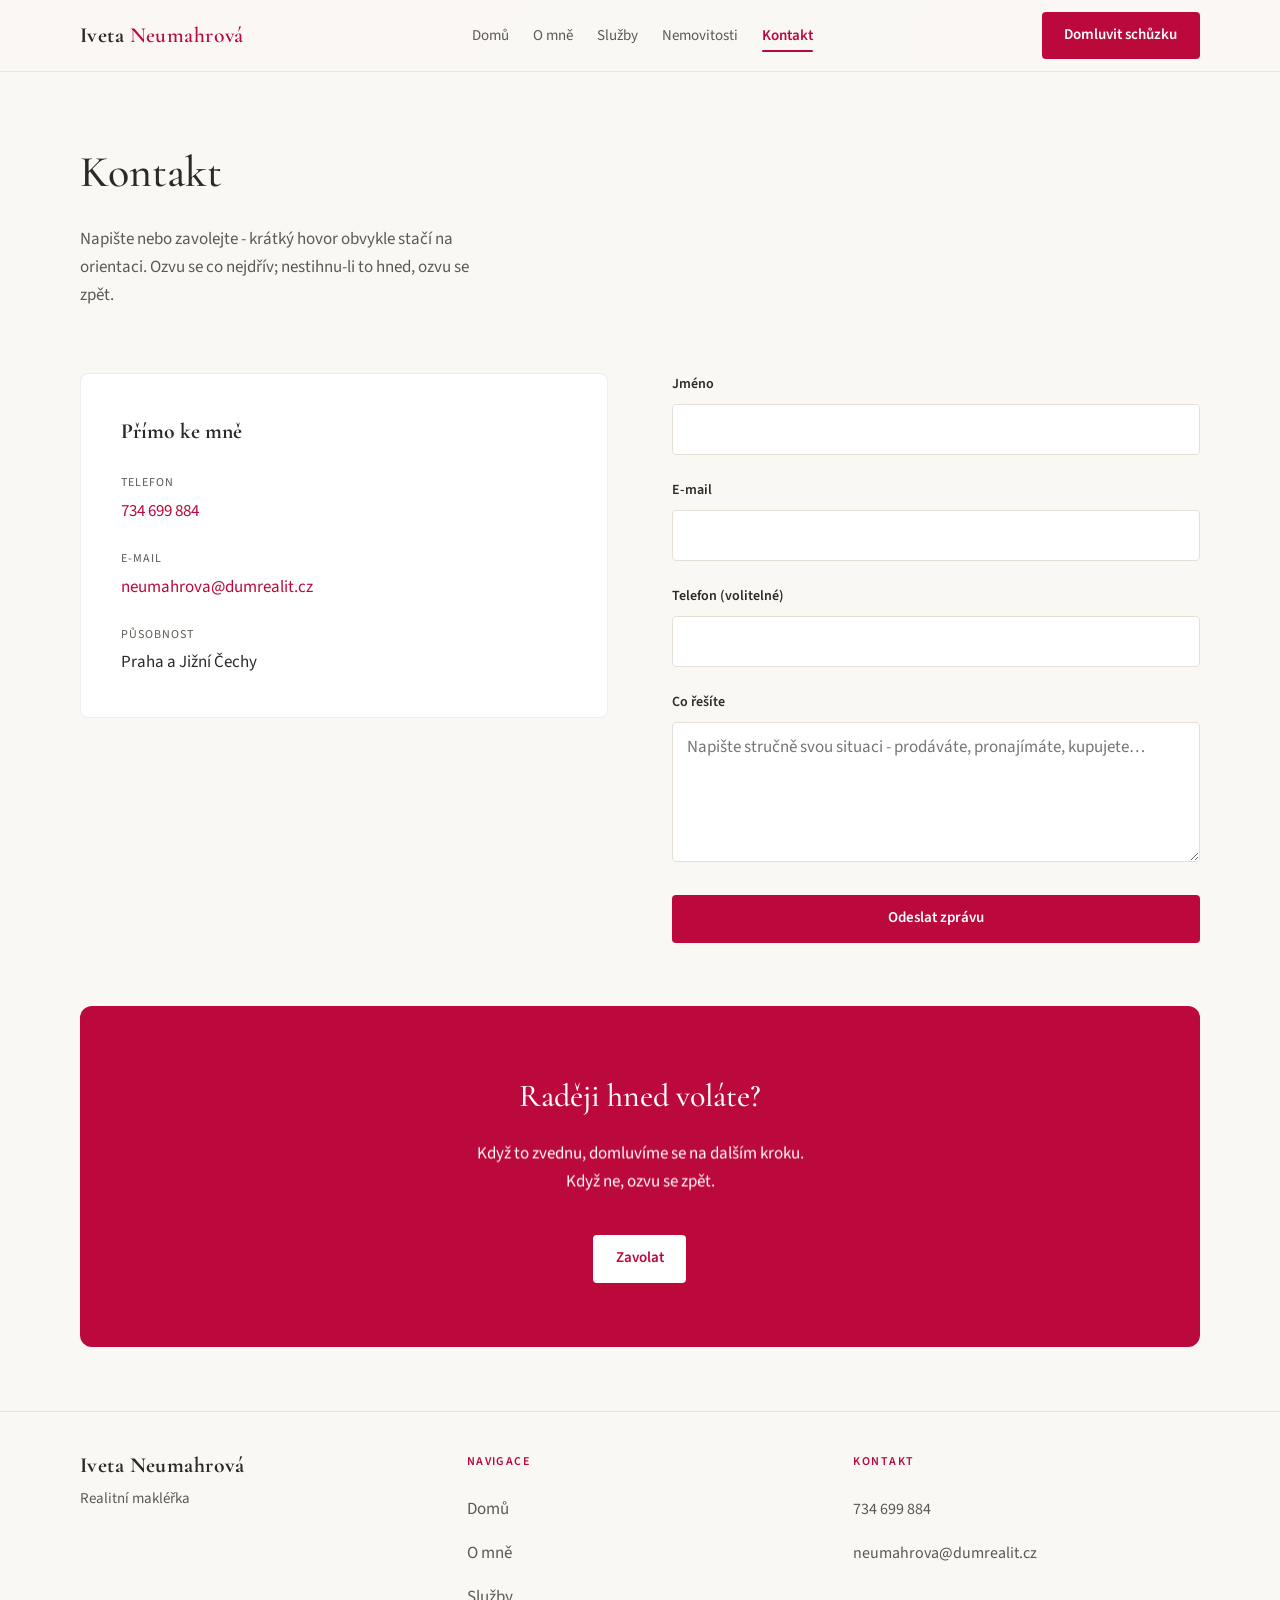
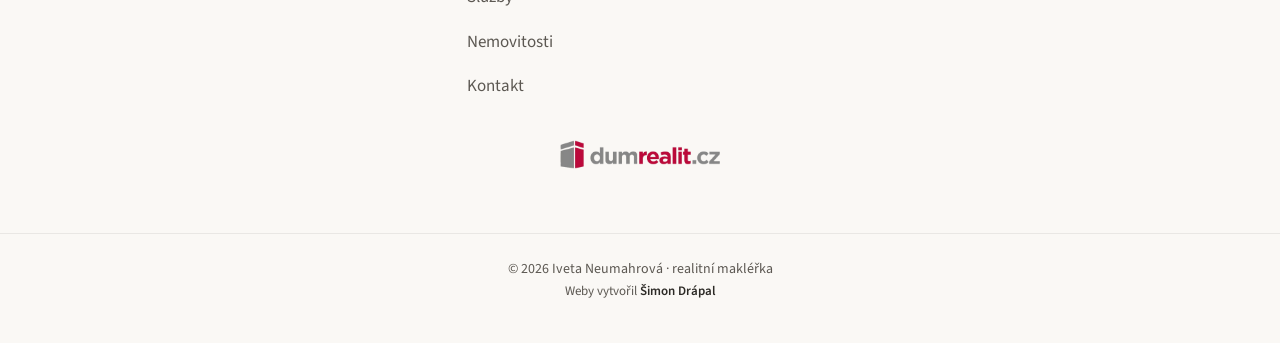
<file: kontakt.html>
<!DOCTYPE html>
<html lang="cs">
  <head>
    <meta charset="UTF-8" />
    <meta name="viewport" content="width=device-width, initial-scale=1" />
    <meta name="description" content="Kontakt - domluvte si konzultaci s Ivetou Neumahrovou." />
    <title>Kontakt · Iveta Neumahrová</title>
    <link rel="preconnect" href="https://fonts.googleapis.com" />
    <link rel="preconnect" href="https://fonts.gstatic.com" crossorigin />
    <link
      href="https://fonts.googleapis.com/css2?family=Cormorant+Garamond:ital,wght@0,400;0,500;0,600;1,400&family=Source+Sans+3:wght@400;500;600&display=swap"
      rel="stylesheet"
    />
    <link rel="stylesheet" href="css/reset.css" />
    <link rel="stylesheet" href="css/main.css" />
  </head>
  <body>
    <a class="skip-link" href="#main">Přeskočit na obsah</a>
    <div data-partial="header"></div>

    <main id="main">
      <section class="section">
        <div class="container">
          <header class="page-header">
            <h1>Kontakt</h1>
            <p>
              Napište nebo zavolejte - krátký hovor obvykle stačí na orientaci. Ozvu se co nejdřív;
              nestihnu-li to hned, ozvu se zpět.
            </p>
          </header>

          <div class="contact-grid" style="margin-top: var(--space-lg)">
            <aside class="contact-info" aria-labelledby="contact-direct">
              <h2 id="contact-direct">Přímo ke mně</h2>
              <dl>
                <dt>Telefon</dt>
                <dd><a href="tel:+420734699884">734 699 884</a></dd>
                <dt>E-mail</dt>
                <dd><a href="mailto:neumahrova@dumrealit.cz">neumahrova@dumrealit.cz</a></dd>
                <dt>Působnost</dt>
                <dd>Praha a Jižní Čechy</dd>
              </dl>
            </aside>

            <div>
              <form id="contact-form" class="form" novalidate>
                <div>
                  <label for="jmeno">Jméno</label>
                  <input id="jmeno" name="jmeno" type="text" autocomplete="name" required />
                </div>
                <div>
                  <label for="email">E-mail</label>
                  <input id="email" name="email" type="email" autocomplete="email" required />
                </div>
                <div>
                  <label for="telefon">Telefon (volitelné)</label>
                  <input id="telefon" name="telefon" type="tel" autocomplete="tel" />
                </div>
                <div>
                  <label for="zprava">Co řešíte</label>
                  <textarea id="zprava" name="zprava" placeholder="Napište stručně svou situaci - prodáváte, pronajímáte, kupujete…"></textarea>
                </div>
                <button type="submit" class="btn btn--primary">Odeslat zprávu</button>
                <p class="form-status" role="status" aria-live="polite"></p>
              </form>
            </div>
          </div>

          <div class="cta-band" style="margin-top: var(--space-xl)">
            <h2>Raději hned voláte?</h2>
            <p>Když to zvednu, domluvíme se na dalším kroku. Když ne, ozvu se zpět.</p>
            <a class="btn btn--primary" href="tel:+420734699884">Zavolat</a>
          </div>
        </div>
      </section>
    </main>

    <div data-partial="footer"></div>
    <script type="module" src="js/pages/contact.js"></script>
  </body>
</html>
</file>
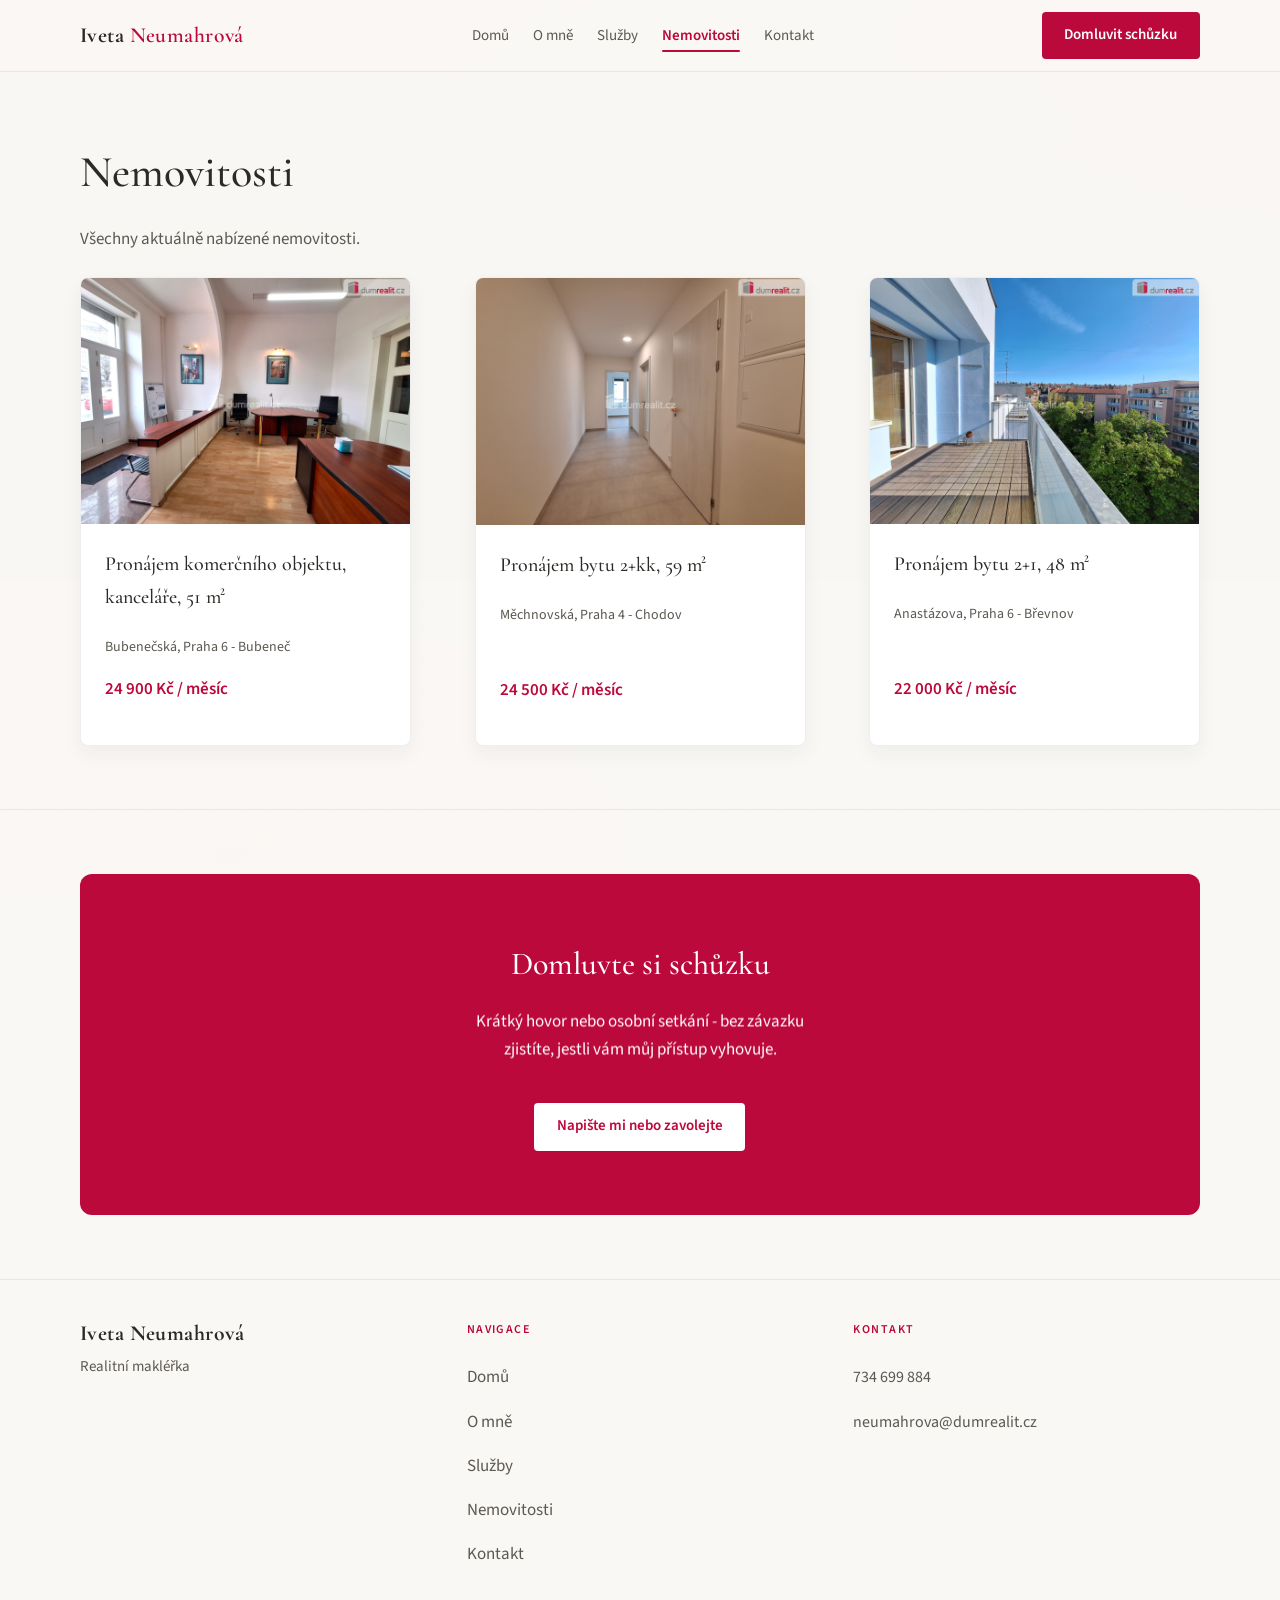
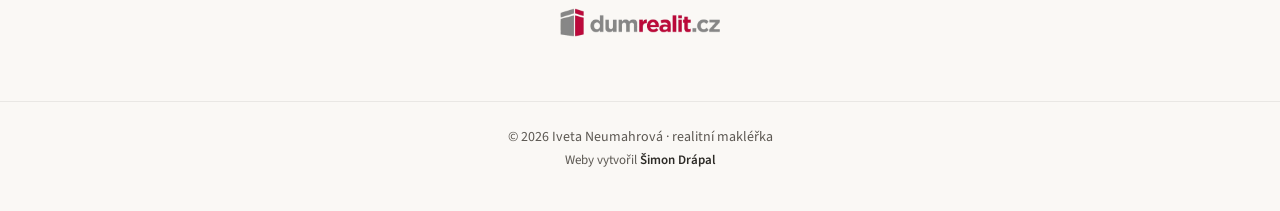
<file: nabidka.html>
<!DOCTYPE html>
<html lang="cs">
  <head>
    <meta charset="UTF-8" />
    <meta name="viewport" content="width=device-width, initial-scale=1" />
    <meta name="description" content="Všechny aktuálně nabízené nemovitosti – Iveta Neumahrová, osobní realitní makléřka." />
    <title>Nemovitosti · Iveta Neumahrová</title>
    <link rel="preconnect" href="https://fonts.googleapis.com" />
    <link rel="preconnect" href="https://fonts.gstatic.com" crossorigin />
    <link
      href="https://fonts.googleapis.com/css2?family=Cormorant+Garamond:ital,wght@0,400;0,500;0,600;1,400&family=Source+Sans+3:wght@400;500;600&display=swap"
      rel="stylesheet"
    />
    <link rel="stylesheet" href="css/reset.css" />
    <link rel="stylesheet" href="css/main.css" />
  </head>
  <body>
    <a class="skip-link" href="#main">Přeskočit na obsah</a>
    <div data-partial="header"></div>

    <main id="main" class="page-listings">
      <section class="section page-listings__list" aria-labelledby="listings-page-title">
        <div class="container">
          <header class="page-header">
            <h1 id="listings-page-title">Nemovitosti</h1>
            <p>Všechny aktuálně nabízené nemovitosti.</p>
          </header>

          <div data-property-detail hidden></div>
          <div data-properties-list></div>
        </div>
      </section>

      <section class="section page-listings__cta" aria-labelledby="listing-cta-title">
        <div class="container">
          <div class="cta-band">
            <h2 id="listing-cta-title">Domluvte si schůzku</h2>
            <p>
              Krátký hovor nebo osobní setkání - bez závazku zjistíte, jestli vám můj přístup vyhovuje.
            </p>
            <a class="btn btn--primary" href="kontakt.html">Napište mi nebo zavolejte</a>
          </div>
        </div>
      </section>
    </main>

    <div data-partial="footer"></div>
    <script type="module" src="js/pages/listings.js"></script>
  </body>
</html>
</file>
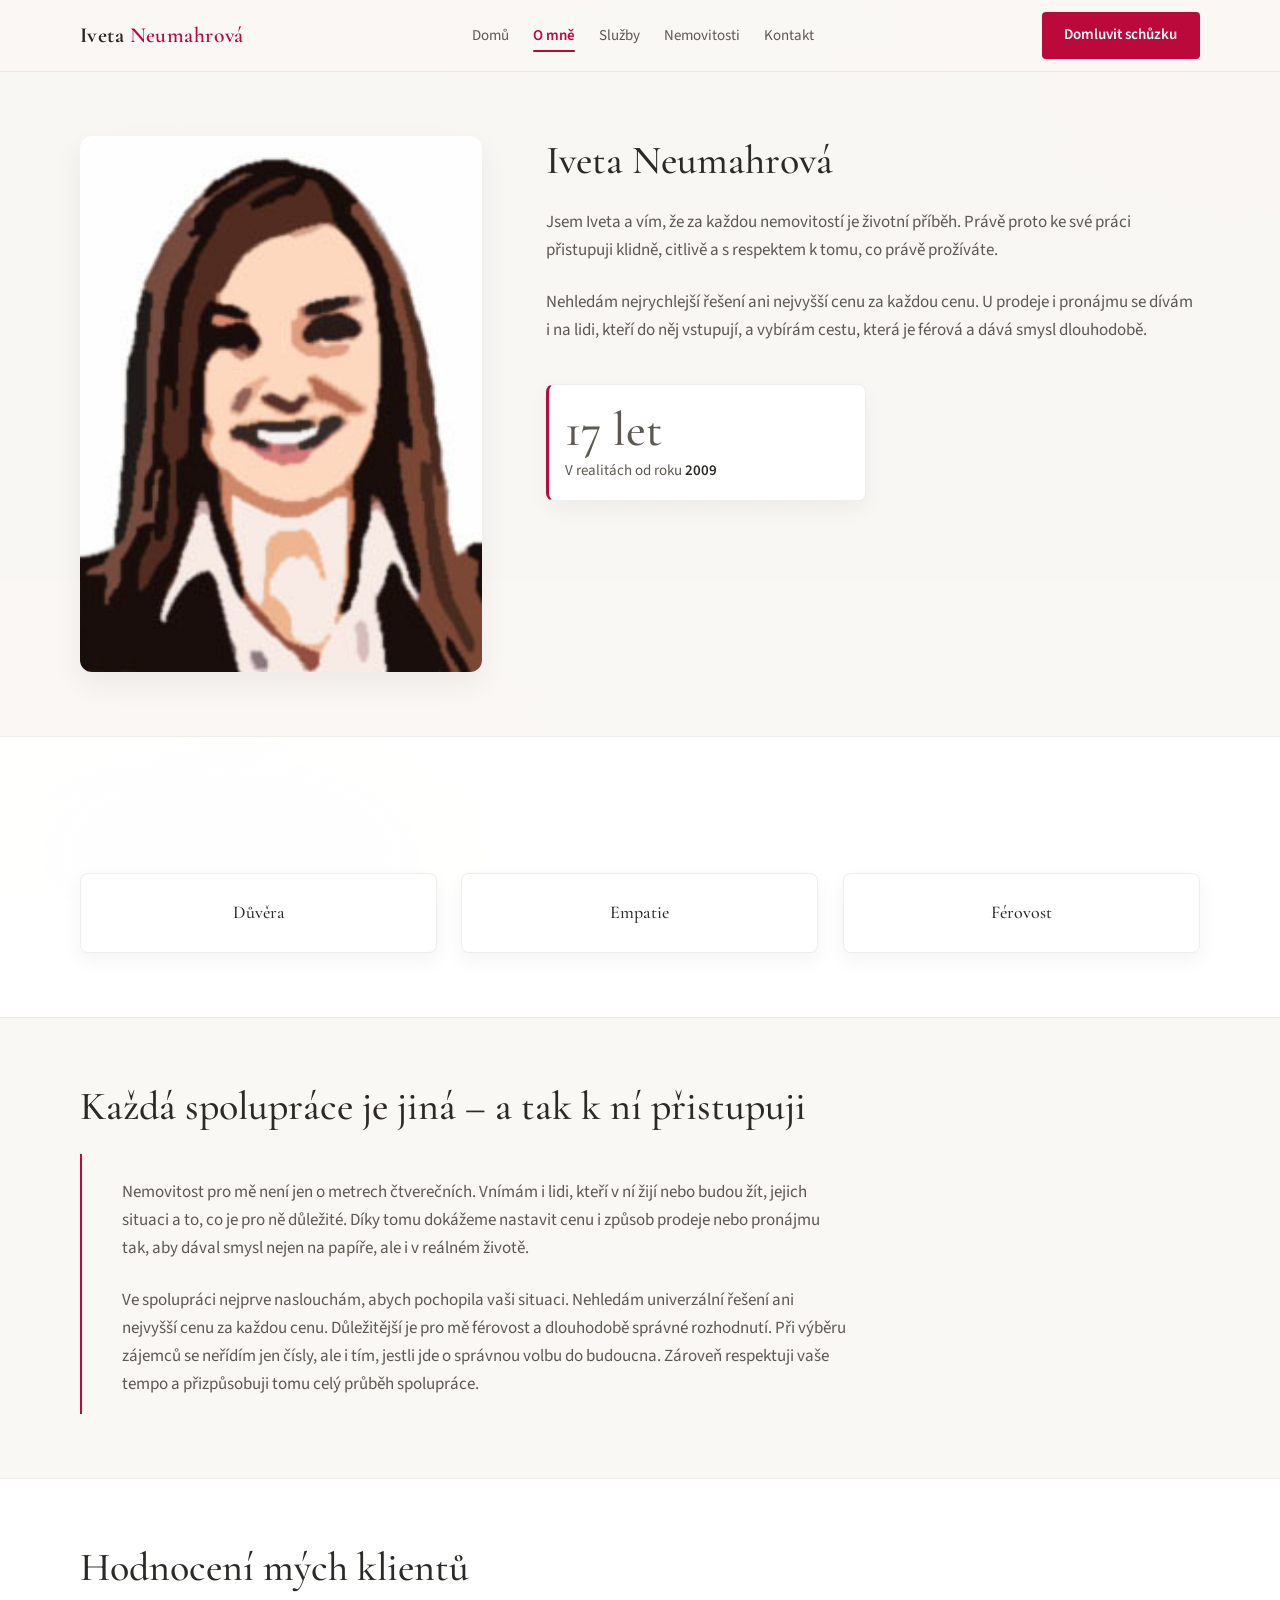
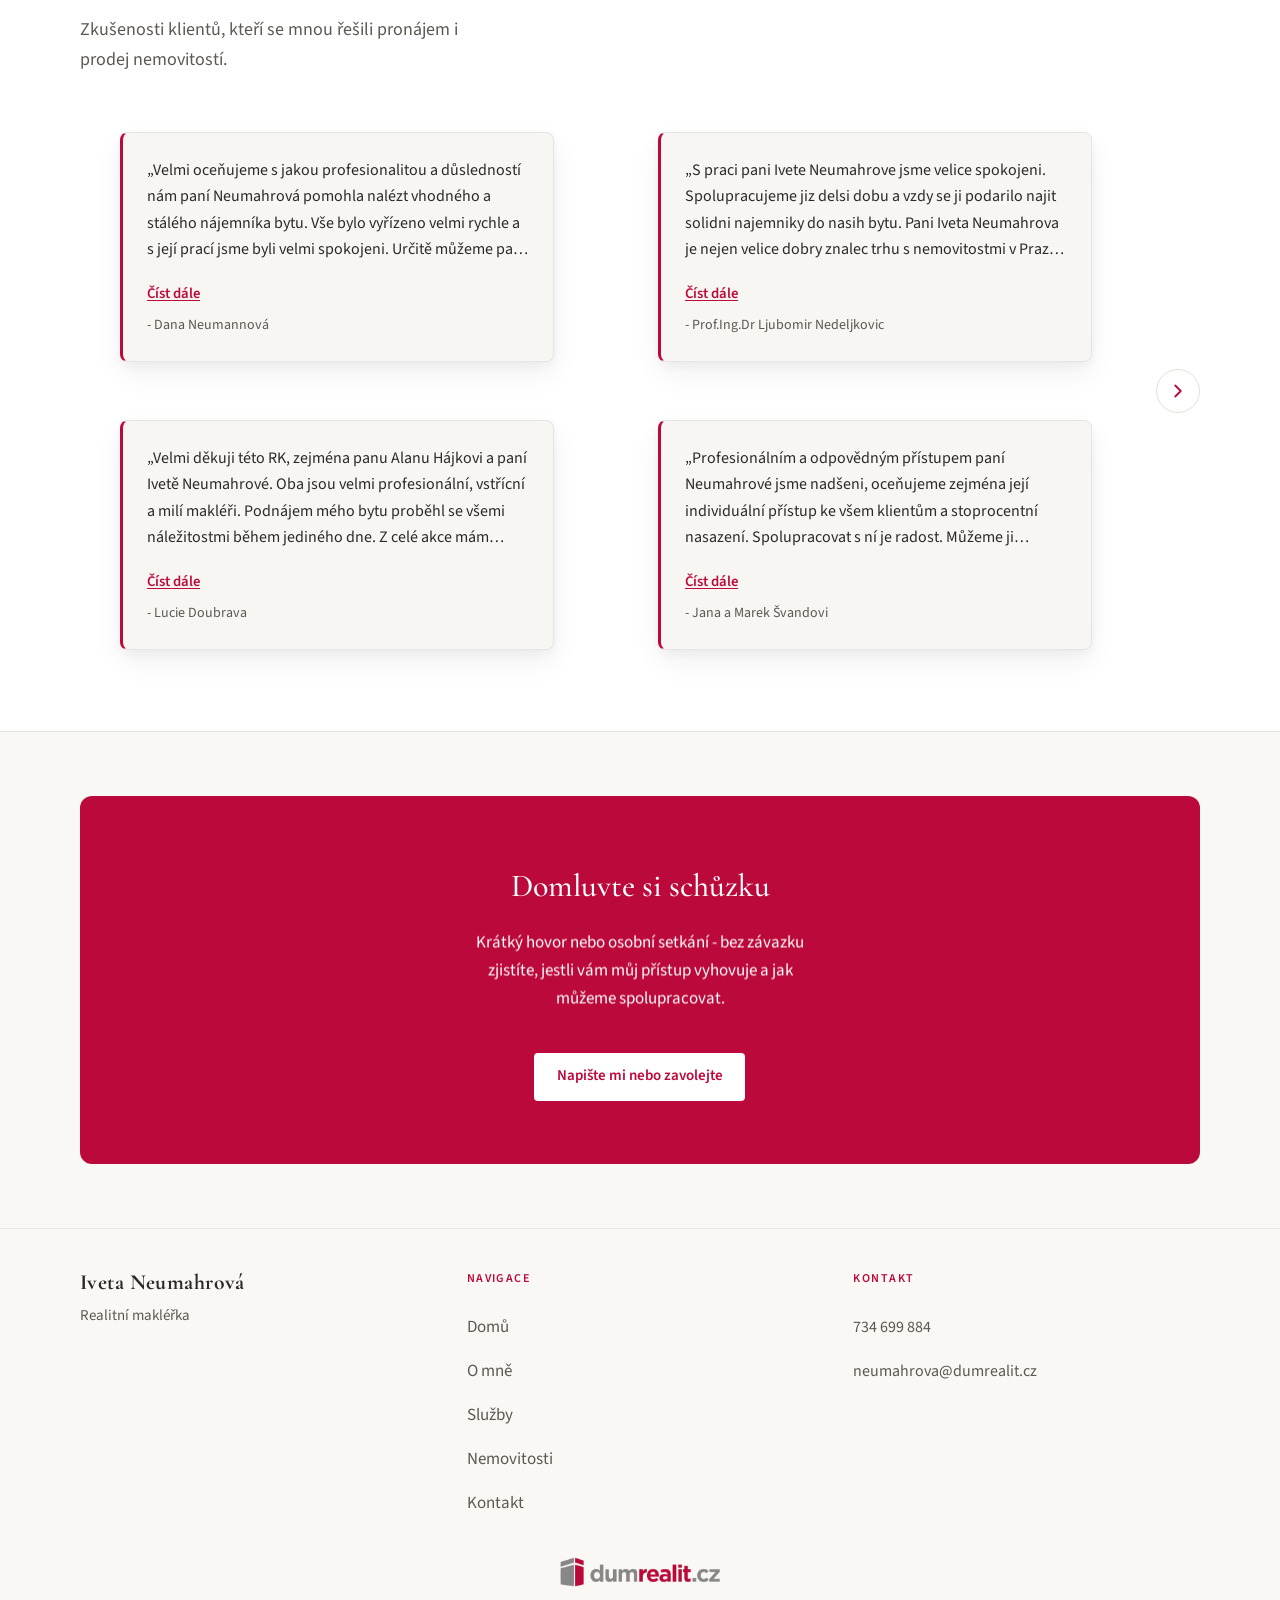
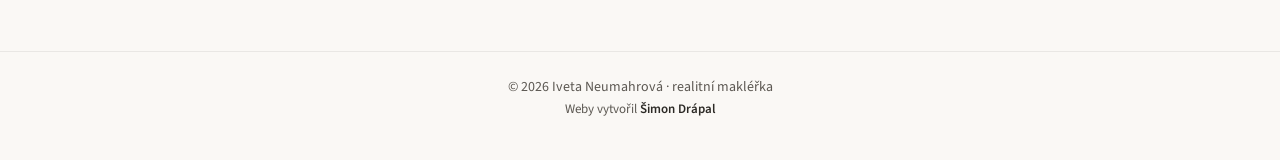
<file: o-mne.html>
<!DOCTYPE html>
<html lang="cs">
  <head>
    <meta charset="UTF-8" />
    <meta name="viewport" content="width=device-width, initial-scale=1" />
    <meta name="description" content="Iveta Neumahrová - přístup k prodeji a pronájmu, zkušenost a spolupráce s majiteli." />
    <title>O mně · Iveta Neumahrová</title>
    <link rel="preconnect" href="https://fonts.googleapis.com" />
    <link rel="preconnect" href="https://fonts.gstatic.com" crossorigin />
    <link
      href="https://fonts.googleapis.com/css2?family=Cormorant+Garamond:ital,wght@0,400;0,500;0,600;1,400&family=Source+Sans+3:wght@400;500;600&display=swap"
      rel="stylesheet"
    />
    <link rel="stylesheet" href="css/reset.css" />
    <link rel="stylesheet" href="css/main.css" />
  </head>
  <body>
    <a class="skip-link" href="#main">Přeskočit na obsah</a>
    <div data-partial="header"></div>

    <main id="main" class="page-about">
      <section class="section">
        <div class="container about-layout">
          <div class="about-col">
            <div class="about-photo">
              <img
                src="images/photo.jpg"
                alt=""
                width="560"
                height="747"
              />
            </div>
          </div>
          <div class="prose">
            <h1 class="section__title" style="margin-bottom: var(--space-md)">Iveta Neumahrová</h1>
            <p>
              Jsem Iveta a vím, že za každou nemovitostí je životní příběh. Právě proto ke své práci
              přistupuji klidně, citlivě a s respektem k tomu, co právě prožíváte.
            </p>
            <p>
              Nehledám nejrychlejší řešení ani nejvyšší cenu za každou cenu. U prodeje i pronájmu
              se dívám i na lidi, kteří do něj vstupují, a vybírám cestu, která je férová a dává
              smysl dlouhodobě.
            </p>
            <aside
              class="about-stat about-stat--in-intro"
              data-career-start="2009"
              role="note"
              aria-label="Zkušenost v realitním oboru"
            >
              <p class="about-stat__figure" data-career-output></p>
              <p class="about-stat__since">V realitách od roku <strong data-career-year></strong></p>
            </aside>
          </div>
        </div>
      </section>

      <section class="section" aria-labelledby="values-title">
        <div class="about-values-wrap container">
          <h2 id="values-title" class="section__title">Na čem mi záleží</h2>
          <ul class="about-values">
            <li class="about-values__item">Důvěra</li>
            <li class="about-values__item">Empatie</li>
            <li class="about-values__item">Férovost</li>
          </ul>
        </div>
      </section>

      <section class="section" aria-labelledby="about-approach-title">
        <div class="container">
          <div class="about-statement">
            <h2 id="about-approach-title" class="section__title">Každá spolupráce je jiná – a tak k ní přistupuji</h2>
            <div class="prose about-statement__text">
              <p>
                Nemovitost pro mě není jen o metrech čtverečních. Vnímám i lidi, kteří v ní žijí nebo budou
                žít, jejich situaci a to, co je pro ně důležité. Díky tomu dokážeme nastavit cenu i způsob
                prodeje nebo pronájmu tak, aby dával smysl nejen na papíře, ale i v reálném životě.
              </p>
              <p>
                Ve spolupráci nejprve naslouchám, abych pochopila vaši situaci. Nehledám univerzální řešení
                ani nejvyšší cenu za každou cenu. Důležitější je pro mě férovost a dlouhodobě správné
                rozhodnutí. Při výběru zájemců se neřídím jen čísly, ale i tím, jestli jde o správnou volbu
                do budoucna. Zároveň respektuji vaše tempo a přizpůsobuji tomu celý průběh spolupráce.
              </p>
            </div>
          </div>
        </div>
      </section>

      <section class="section" aria-labelledby="refs-title">
        <div class="container">
          <div class="testimonial-head">
            <h2 id="refs-title" class="section__title">Hodnocení mých klientů</h2>
            <p class="section__lead">
              Zkušenosti klientů, kteří se mnou řešili pronájem i prodej nemovitostí.
            </p>
          </div>
          <div class="testimonial-row">
            <div class="testimonial-grid">
              <blockquote class="testimonial">
                <p>
                  „Velmi oceňujeme s jakou profesionalitou a důsledností nám paní Neumahrová pomohla
                  nalézt vhodného a stálého nájemníka bytu. Vše bylo vyřízeno velmi rychle a s její
                  prací jsme byli velmi spokojeni. Určitě můžeme paní s klidným svědomím doporučit.“
                </p>
                <footer>- Dana Neumannová</footer>
              </blockquote>
              <blockquote class="testimonial">
                <p>
                  „S praci pani Ivete Neumahrove jsme velice spokojeni. Spolupracujeme jiz delsi dobu
                  a vzdy se ji podarilo najit solidni najemniky do nasih bytu. Pani Iveta Neumahrova
                  je nejen velice dobry znalec trhu s nemovitostmi v Praze, ale i dobry odbornik v
                  ramci ekonomickych otazek. Sluzby pani Ivete Neumahrove vrele doporucujeme. Fa
                  Vasatrade s.r.o. Jednatel Prof.Ing.Dr Ljubomir Nedeljkovic“
                </p>
                <footer>- Prof.Ing.Dr Ljubomir Nedeljkovic</footer>
              </blockquote>
              <blockquote class="testimonial">
                <p>
                  „Velmi děkuji této RK, zejména panu Alanu Hájkovi a paní Ivetě Neumahrové. Oba jsou
                  velmi profesionální, vstřícní a milí makléři. Podnájem mého bytu proběhl se všemi
                  náležitostmi během jediného dne. Z celé akce mám zpětně velmi příjemný dojem.
                  Pomohli mi bez problémů připravit i podrobnou smlouvu o podnájmu. Tedy zkráceně -
                  jen doporučuji a dala bych za ně ruku do ohně. Těším se na další spolupráci!“
                </p>
                <footer>- Lucie Doubrava</footer>
              </blockquote>
              <blockquote class="testimonial">
                <p>
                  „Profesionálním a odpovědným přístupem paní Neumahrové jsme nadšeni, oceňujeme
                  zejména její individuální přístup ke všem klientům a stoprocentní nasazení.
                  Spolupracovat s ní je radost. Můžeme ji rozhodně doporučit.“
                </p>
                <footer>- Jana a Marek Švandovi</footer>
              </blockquote>
            </div>
            <div class="testimonial-row__nav">
              <button
                type="button"
                class="testimonial-arrow testimonial-arrow--next"
                aria-label="Další čtyři reference"
              >
                <svg width="22" height="22" viewBox="0 0 24 24" aria-hidden="true" focusable="false">
                  <path
                    fill="none"
                    stroke="currentColor"
                    stroke-width="2"
                    stroke-linecap="round"
                    stroke-linejoin="round"
                    d="M9 6l6 6-6 6"
                  />
                </svg>
              </button>
            </div>
          </div>
        </div>
      </section>

      <section class="section" aria-labelledby="about-cta-title">
        <div class="container">
          <div class="cta-band">
            <h2 id="about-cta-title">Domluvte si schůzku</h2>
            <p>
              Krátký hovor nebo osobní setkání - bez závazku zjistíte, jestli vám můj přístup vyhovuje a
              jak můžeme spolupracovat.
            </p>
            <a class="btn btn--primary" href="kontakt.html">Napište mi nebo zavolejte</a>
          </div>
        </div>
      </section>
    </main>

    <div data-partial="footer"></div>
    <script type="module" src="js/pages/about.js"></script>
  </body>
</html>
</file>
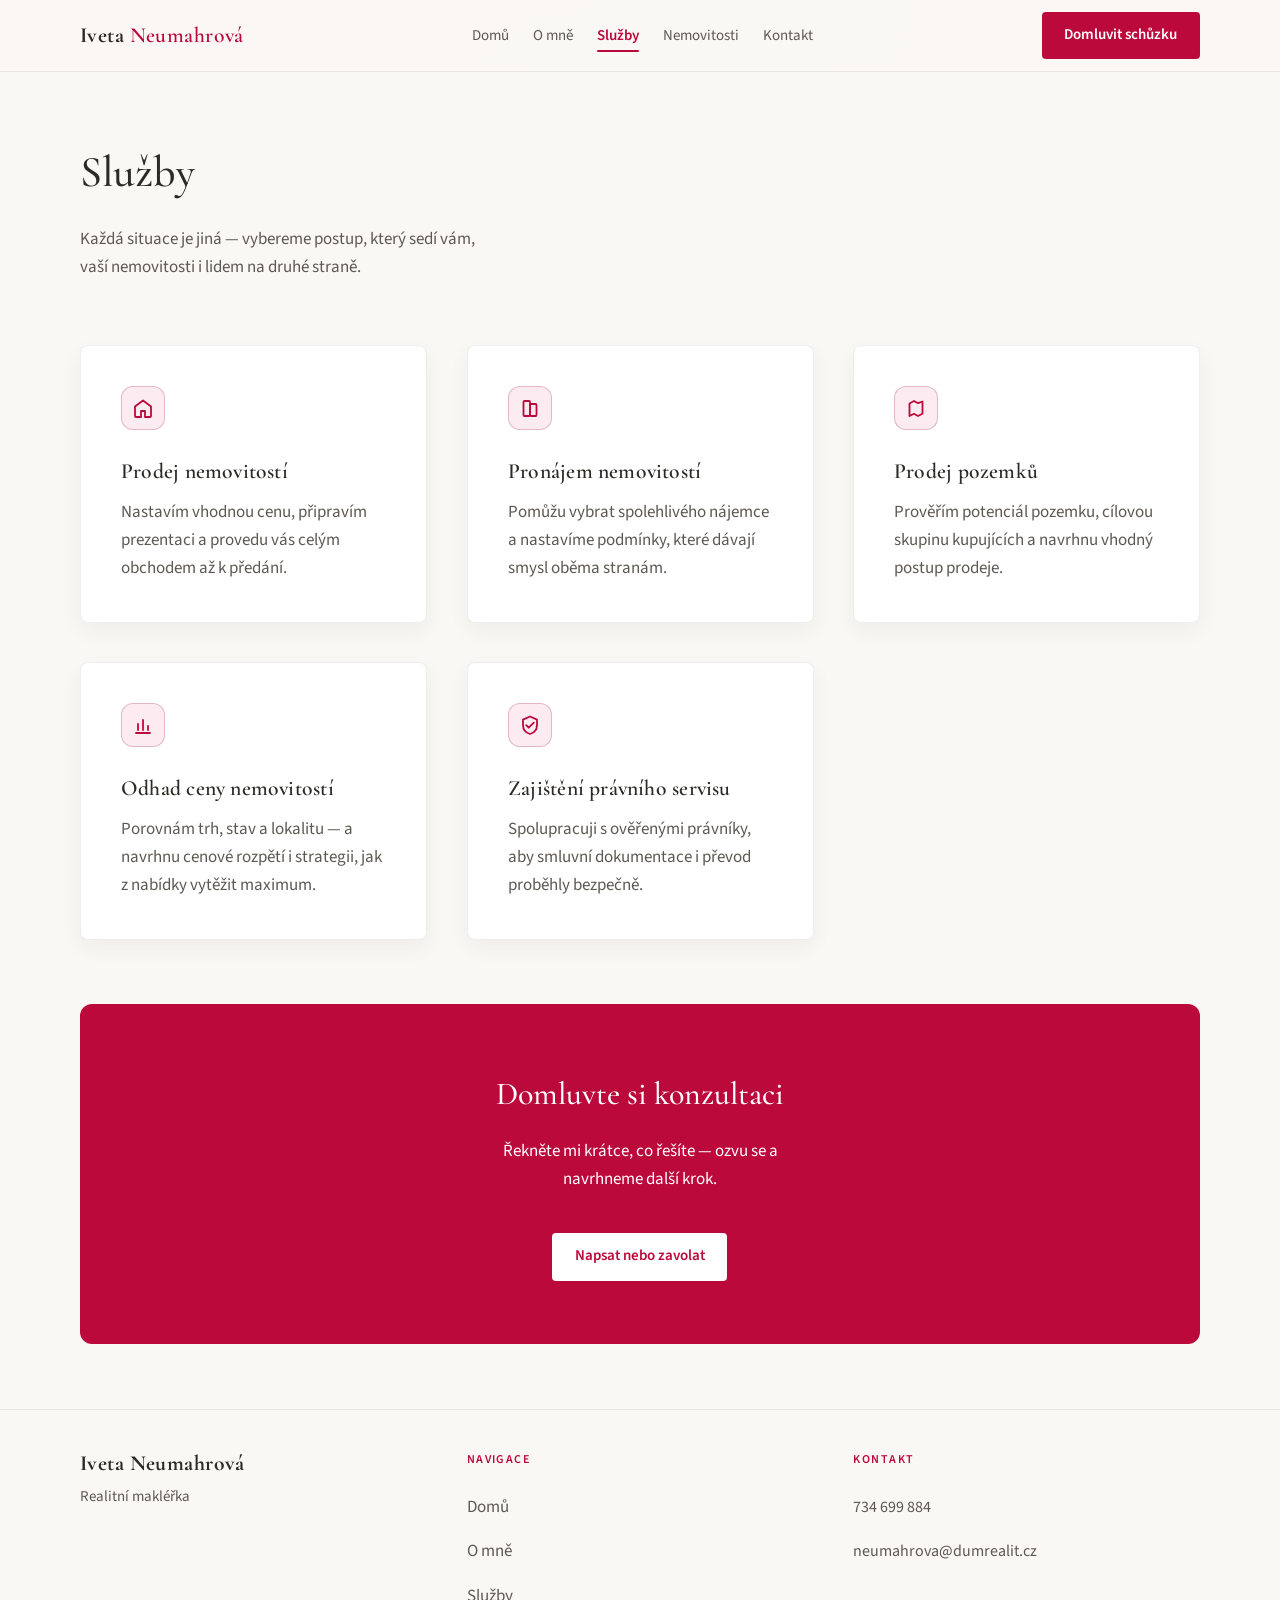
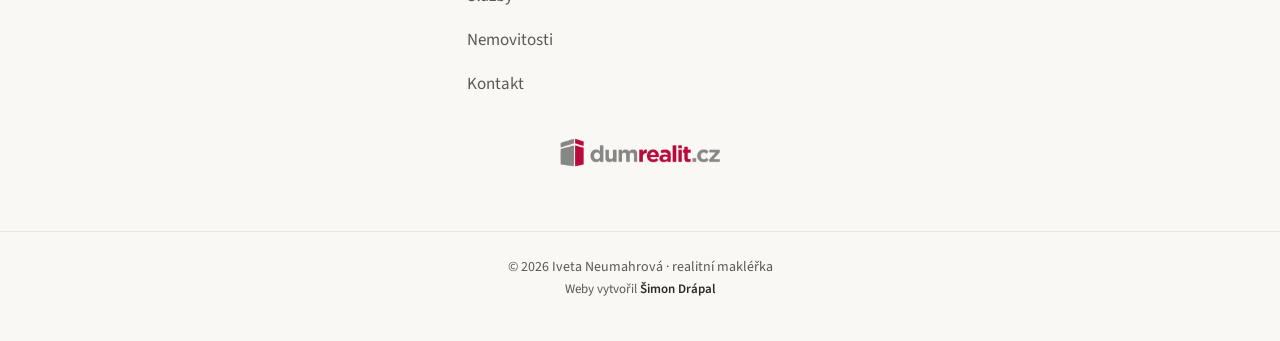
<file: sluzby.html>
<!DOCTYPE html>
<html lang="cs">
  <head>
    <meta charset="UTF-8" />
    <meta name="viewport" content="width=device-width, initial-scale=1" />
    <meta
      name="description"
      content="Služby realitní makléřky Ivety Neumahrové – prodej, pronájem, pozemky a právní servis."
    />
    <title>Služby · Iveta Neumahrová</title>
    <link rel="preconnect" href="https://fonts.googleapis.com" />
    <link rel="preconnect" href="https://fonts.gstatic.com" crossorigin />
    <link
      href="https://fonts.googleapis.com/css2?family=Cormorant+Garamond:ital,wght@0,400;0,500;0,600;1,400&family=Source+Sans+3:wght@400;500;600&display=swap"
      rel="stylesheet"
    />
    <link rel="stylesheet" href="css/reset.css" />
    <link rel="stylesheet" href="css/main.css" />
  </head>
  <body>
    <a class="skip-link" href="#main">Přeskočit na obsah</a>
    <div data-partial="header"></div>

    <main id="main" class="page-services">
      <section class="section" aria-labelledby="services-title">
        <div class="container">
          <header class="page-header">
            <h1 id="services-title">Služby</h1>
            <p>
              Každá situace je jiná — vybereme postup, který sedí vám, vaší nemovitosti i lidem na druhé straně.
            </p>
          </header>

          <div class="services-grid" style="margin-top: var(--space-lg)">
            <article class="service-card" data-reveal>
              <div class="service-card__icon" aria-hidden="true">
                <svg viewBox="0 0 24 24" focusable="false">
                  <path
                    d="M4 10.5l8-6 8 6V20a1 1 0 0 1-1 1h-5v-6H10v6H5a1 1 0 0 1-1-1v-9.5Z"
                    fill="none"
                    stroke="currentColor"
                    stroke-width="1.8"
                    stroke-linejoin="round"
                  />
                </svg>
              </div>
              <h2>Prodej nemovitostí</h2>
              <p>Nastavím vhodnou cenu, připravím prezentaci a provedu vás celým obchodem až k předání.</p>
            </article>

            <article class="service-card" data-reveal>
              <div class="service-card__icon" aria-hidden="true">
                <svg viewBox="0 0 24 24" focusable="false">
                  <rect
                    x="5.5"
                    y="5"
                    width="6.5"
                    height="15"
                    rx="1"
                    fill="none"
                    stroke="currentColor"
                    stroke-width="1.8"
                    stroke-linejoin="round"
                  />
                  <rect
                    x="12"
                    y="8"
                    width="6.5"
                    height="12"
                    rx="1"
                    fill="none"
                    stroke="currentColor"
                    stroke-width="1.8"
                    stroke-linejoin="round"
                  />
                </svg>
              </div>
              <h2>Pronájem nemovitostí</h2>
              <p>Pomůžu vybrat spolehlivého nájemce a nastavíme podmínky, které dávají smysl oběma stranám.</p>
            </article>

            <article class="service-card" data-reveal>
              <div class="service-card__icon" aria-hidden="true">
                <svg viewBox="0 0 24 24" focusable="false">
                  <path
                    d="M5.5 7.5 10 5l4 2.2 4.5-1.7v12.2L14 20l-4-2.2L5.5 20V7.5Z"
                    fill="none"
                    stroke="currentColor"
                    stroke-width="1.8"
                    stroke-linejoin="round"
                  />
                </svg>
              </div>
              <h2>Prodej pozemků</h2>
              <p>Prověřím potenciál pozemku, cílovou skupinu kupujících a navrhnu vhodný postup prodeje.</p>
            </article>

            <article class="service-card" data-reveal>
              <div class="service-card__icon" aria-hidden="true">
                <svg viewBox="0 0 24 24" focusable="false">
                  <path
                    d="M7 17V11"
                    fill="none"
                    stroke="currentColor"
                    stroke-width="1.8"
                    stroke-linecap="round"
                  />
                  <path
                    d="M12 17V7"
                    fill="none"
                    stroke="currentColor"
                    stroke-width="1.8"
                    stroke-linecap="round"
                  />
                  <path
                    d="M17 17v-4"
                    fill="none"
                    stroke="currentColor"
                    stroke-width="1.8"
                    stroke-linecap="round"
                  />
                  <path
                    d="M5 20h14"
                    fill="none"
                    stroke="currentColor"
                    stroke-width="1.8"
                    stroke-linecap="round"
                  />
                </svg>
              </div>
              <h2>Odhad ceny nemovitostí</h2>
              <p>Porovnám trh, stav a lokalitu — a navrhnu cenové rozpětí i strategii, jak z nabídky vytěžit maximum.</p>
            </article>

            <article class="service-card" data-reveal>
              <div class="service-card__icon" aria-hidden="true">
                <svg viewBox="0 0 24 24" focusable="false">
                  <path
                    d="M12 3.5 19 6.6V12c0 5-3.4 8-7 9-3.6-1-7-4-7-9V6.6L12 3.5Z"
                    fill="none"
                    stroke="currentColor"
                    stroke-width="1.8"
                    stroke-linejoin="round"
                  />
                  <path
                    d="M8.2 12.2 10.7 14.7 15.8 9.6"
                    fill="none"
                    stroke="currentColor"
                    stroke-width="1.8"
                    stroke-linecap="round"
                    stroke-linejoin="round"
                  />
                </svg>
              </div>
              <h2>Zajištění právního servisu</h2>
              <p>Spolupracuji s ověřenými právníky, aby smluvní dokumentace i převod proběhly bezpečně.</p>
            </article>
          </div>

          <div class="cta-band" style="margin-top: var(--space-xl)" data-reveal>
            <h2>Domluvte si konzultaci</h2>
            <p>Řekněte mi krátce, co řešíte — ozvu se a navrhneme další krok.</p>
            <a class="btn btn--primary" href="kontakt.html">Napsat nebo zavolat</a>
          </div>
        </div>
      </section>
    </main>

    <div data-partial="footer"></div>
    <script type="module" src="js/pages/services.js"></script>
  </body>
</html>
</file>
<file: css/main.css>
@import "./variables.css";

html {
  background-color: var(--color-bg);
}

body {
  position: relative;
  font-family: var(--font-body);
  font-size: 1.0625rem;
  line-height: 1.65;
  color: var(--color-text);
  background-color: transparent;
  isolation: isolate;
  /* Místo pro pevnou hlavičku (position: fixed) */
  padding-top: var(--header-height);
}

/* Jemné pozadí: měkké skvrny + diagonála + drobná tečkovaná mřížka */
body::before {
  content: "";
  position: fixed;
  inset: 0;
  z-index: 0;
  pointer-events: none;
  background-image:
    radial-gradient(ellipse 120% 90% at 0% -15%, var(--bg-deco-wash), transparent 52%),
    radial-gradient(ellipse 85% 65% at 100% 8%, var(--bg-deco-soft), transparent 48%),
    radial-gradient(ellipse 75% 55% at 18% 95%, var(--bg-deco-wash), transparent 50%),
    linear-gradient(
      168deg,
      transparent 0%,
      rgba(109, 92, 77, 0.025) 42%,
      transparent 72%
    ),
    radial-gradient(circle at 1px 1px, var(--bg-deco-dot) 1px, transparent 0);
  background-size: auto, auto, auto, auto, 30px 30px;
  background-attachment: fixed, fixed, fixed, fixed, scroll;
}

body > * {
  position: relative;
  z-index: 1;
}

[data-partial="header"] {
  z-index: 100;
}

@media (prefers-reduced-motion: reduce) {
  body::before {
    background-attachment: scroll, scroll, scroll, scroll, scroll;
  }
}

.skip-link {
  position: absolute;
  left: -9999px;
  z-index: 9999;
  padding: var(--space-sm);
  background: var(--color-bg-elevated);
}

.skip-link:focus {
  left: var(--space-sm);
  top: var(--space-sm);
}

.container {
  width: min(100% - var(--space-lg) * 2, var(--max-width));
  margin-inline: auto;
}

.section {
  padding-block: var(--space-xl);
}

/* Stránka nemovitostí, kontakt atd.: jedna barva jako html – bez color-mix přes dekor */
#main:not(.page-home):not(.page-about) {
  background-color: var(--color-bg);
}

#main:not(.page-home):not(.page-about) > .section {
  background-color: transparent;
}

/* Nemovitosti: dvě sekce jako blok úvodky (lichý pás) */
#main.page-listings:not(.page-home):not(.page-about) {
  background-color: transparent;
}

#main.page-listings:not(.page-home):not(.page-about) > .section {
  background-color: var(--color-bg);
}

@supports (background-color: color-mix(in srgb, white 50%, black)) {
  #main.page-listings:not(.page-home):not(.page-about) > .section {
    background-color: color-mix(in srgb, var(--color-bg) 91%, transparent);
  }
}

#main.page-listings:not(.page-home):not(.page-about) > .section + .section {
  border-top: 1px solid var(--color-line);
}

/* Úvodní stránka - střídavá pozadí sekcí */
.page-home > .hero {
  background-color: transparent;
  border-bottom: 1px solid var(--color-line);
}

.page-home > .section:nth-child(even) {
  background-color: var(--color-bg-elevated);
}

.page-home > .section:nth-child(odd) {
  background-color: var(--color-bg);
}

@supports (background-color: color-mix(in srgb, white 50%, black)) {
  .page-home > .section:nth-child(even) {
    background-color: color-mix(in srgb, var(--color-bg-elevated) 94%, transparent);
  }

  .page-home > .section:nth-child(odd) {
    background-color: color-mix(in srgb, var(--color-bg) 91%, transparent);
  }
}

.page-home > .section + .section {
  border-top: 1px solid var(--color-line);
}

/* Stránka O mně - střídání pozadí sekcí jako na úvodu */
.page-about > .section:nth-child(even) {
  background-color: var(--color-bg-elevated);
}

.page-about > .section:nth-child(odd) {
  background-color: var(--color-bg);
}

@supports (background-color: color-mix(in srgb, white 50%, black)) {
  .page-about > .section:nth-child(even) {
    background-color: color-mix(in srgb, var(--color-bg-elevated) 94%, transparent);
  }

  .page-about > .section:nth-child(odd) {
    background-color: color-mix(in srgb, var(--color-bg) 91%, transparent);
  }
}

.page-about > .section + .section {
  border-top: 1px solid var(--color-line);
}

.section--tight {
  padding-block: var(--space-lg);
}

.section__label {
  font-family: var(--font-body);
  font-size: 0.75rem;
  font-weight: 600;
  letter-spacing: 0.14em;
  text-transform: uppercase;
  color: var(--color-accent);
  margin: 0 0 var(--space-md);
}

.section__title {
  font-family: var(--font-display);
  font-size: clamp(1.75rem, 4vw, 2.5rem);
  font-weight: 500;
  line-height: 1.2;
  margin: 0 0 var(--space-md);
}

.section__lead {
  font-size: 1.125rem;
  color: var(--color-text-muted);
  max-width: 42ch;
  margin: 0 0 var(--space-lg);
}

/* Header – fixed: zůstává nahoře i při swipu / inerci (sticky na mobilu občas ujede) */
.site-header {
  position: fixed;
  top: 0;
  left: 0;
  right: 0;
  z-index: 100;
  width: 100%;
  max-width: 100%;
  height: var(--header-height);
  display: flex;
  align-items: center;
  box-sizing: border-box;
  background: rgba(250, 248, 245, 0.92);
  backdrop-filter: blur(10px);
  -webkit-backdrop-filter: blur(10px);
  border-bottom: 1px solid var(--color-line);
  transform: translateZ(0);
  backface-visibility: hidden;
}

.site-header__inner {
  width: min(100% - var(--space-lg) * 2, var(--max-width));
  margin-inline: auto;
  display: flex;
  align-items: center;
  justify-content: space-between;
  gap: var(--space-md);
}

.logo {
  font-family: var(--font-display);
  font-size: 1.35rem;
  font-weight: 700;
  letter-spacing: 0.02em;
  text-decoration: none;
  color: var(--color-text);
}

.logo span {
  font-weight: 600;
  color: var(--color-accent);
}

.nav {
  display: flex;
  align-items: center;
  gap: var(--space-lg);
}

.nav__list {
  list-style: none;
  margin: 0;
  padding: 0;
  display: flex;
  gap: var(--space-md);
}

.nav__link {
  text-decoration: none;
  font-size: 0.9375rem;
  color: var(--color-text-muted);
  transition: color var(--transition), font-weight var(--transition);
}

.nav__link:hover {
  color: var(--color-text);
}

.nav__link[aria-current="page"] {
  color: var(--color-accent);
  font-weight: 600;
  position: relative;
}

.nav__link[aria-current="page"]::after {
  content: "";
  position: absolute;
  left: 0;
  right: 0;
  bottom: -0.35rem;
  height: 2px;
  background: var(--color-accent);
  border-radius: 1px;
}

.nav__toggle {
  display: none;
  border: none;
  background: transparent;
  padding: var(--space-xs);
  color: var(--color-text);
}

@media (max-width: 768px) {
  .site-header .btn {
    display: none;
  }

  .nav__toggle {
    display: block;
  }

  .nav__list {
    position: fixed;
    inset: var(--header-height) 0 auto 0;
    flex-direction: column;
    padding: var(--space-lg);
    background: var(--color-bg);
    border-bottom: 1px solid var(--color-line);
    transform: translateY(-120%);
    opacity: 0;
    visibility: hidden;
    transition: transform 0.25s ease, opacity 0.25s ease, visibility 0.25s;
  }

  .nav.is-open .nav__list {
    transform: translateY(0);
    opacity: 1;
    visibility: visible;
  }
}

/* Buttons */
.btn {
  display: inline-flex;
  align-items: center;
  justify-content: center;
  padding: 0.65rem 1.35rem;
  font-size: 0.9375rem;
  font-weight: 600;
  text-decoration: none;
  border-radius: var(--radius-sm);
  border: 1px solid transparent;
  transition: background var(--transition), color var(--transition), border-color var(--transition);
}

.btn--primary {
  background: var(--color-accent);
  color: var(--color-bg-elevated);
}

.btn--primary:hover {
  background: color-mix(in srgb, var(--color-accent) 82%, black);
}

.btn--ghost {
  background: transparent;
  border-color: var(--color-border);
  color: var(--color-text);
}

.btn--ghost:hover {
  border-color: var(--color-accent);
  color: var(--color-accent);
}

/* Hero */
.hero {
  padding-block: var(--space-2xl) var(--space-xl);
}

.hero__grid {
  display: grid;
  gap: var(--space-xl);
  align-items: end;
}

@media (min-width: 900px) {
  .hero__grid {
    grid-template-columns: 1fr 1fr;
    align-items: center;
  }
}

.hero__brand {
  display: inline-flex;
  align-items: center;
  justify-content: flex-start;
  padding: 0.35rem 0.6rem;
  margin: 0 0 var(--space-sm);
  background: color-mix(in srgb, var(--color-bg-elevated) 92%, transparent);
  border: 1px solid var(--color-border);
  border-radius: 999px;
  box-shadow: var(--shadow-soft);
  transition: transform var(--transition), border-color var(--transition);
}

.hero__brand:hover {
  transform: translateY(-1px);
  border-color: color-mix(in srgb, var(--color-accent) 45%, var(--color-border));
}

.hero__brand img {
  display: block;
  height: 22px;
  width: auto;
}

@supports not (background: color-mix(in srgb, white 50%, black)) {
  .hero__brand {
    background: rgba(255, 255, 255, 0.92);
  }
}

.hero__eyebrow {
  font-size: 0.8125rem;
  letter-spacing: 0.12em;
  text-transform: uppercase;
  color: var(--color-accent);
  margin: 0 0 var(--space-sm);
}

.hero__title {
  font-family: var(--font-display);
  font-size: clamp(2.25rem, 5vw, 3.25rem);
  font-weight: 500;
  line-height: 1.15;
  margin: 0 0 var(--space-md);
}

.hero__meta {
  margin: calc(var(--space-md) * -0.35) 0 var(--space-md);
  font-size: 1rem;
  font-weight: 600;
  color: var(--color-text);
}

.hero__text {
  font-size: 1.125rem;
  color: var(--color-text-muted);
  max-width: 38ch;
  margin: 0 0 var(--space-lg);
}

.hero__actions {
  display: flex;
  flex-wrap: wrap;
  gap: var(--space-sm);
}

.hero__visual {
  position: relative;
  aspect-ratio: 4 / 5;
  width: 100%;
  max-width: min(100%, 26rem);
  margin-inline: auto;
  border-radius: var(--radius-lg);
  overflow: hidden;
  background: linear-gradient(145deg, var(--color-accent-soft) 0%, #d4ccc0 100%);
  box-shadow: var(--shadow-card);
}

@media (min-width: 900px) {
  .hero__visual {
    max-width: min(100%, 22.5rem);
    margin-inline: auto 0;
  }
}

.hero__visual img {
  width: 100%;
  height: 100%;
  object-fit: cover;
}

.hero__quote {
  position: absolute;
  bottom: 0;
  left: 0;
  right: 0;
  margin: 0;
  padding: var(--space-md) var(--space-lg);
  font-family: var(--font-display);
  font-size: 1.125rem;
  font-style: normal;
  color: var(--color-bg-elevated);
  background: linear-gradient(transparent, rgba(44, 42, 38, 0.75));
}

/* Two-column sections */
.split {
  display: grid;
  gap: var(--space-xl);
}

@media (min-width: 800px) {
  .split {
    grid-template-columns: 1fr 1fr;
    align-items: start;
  }
}

/* Feature grid */
.feature-grid {
  display: grid;
  gap: var(--space-lg);
}

@media (min-width: 600px) {
  .feature-grid {
    grid-template-columns: repeat(2, 1fr);
  }
}

.feature-card {
  padding: 10px var(--space-lg) 20px;
  background: var(--color-bg-elevated);
  border-radius: var(--radius-md);
  border: 1px solid var(--color-line);
  box-shadow: var(--shadow-soft);
}

.feature-card,
.service-card,
.testimonial,
.cta-band {
  transition: transform var(--motion-hover) var(--motion-ease), box-shadow var(--transition),
    border-color var(--transition);
}

@media (prefers-reduced-motion: no-preference) {
  .feature-card:hover,
  .service-card:hover,
  .testimonial:hover,
  .cta-band:hover {
    transform: translateY(-2px);
    border-color: color-mix(in srgb, var(--color-accent) 22%, var(--color-line));
    box-shadow: var(--shadow-card);
  }
}

.feature-card__num {
  font-family: var(--font-display);
  font-size: 1.5rem;
  color: var(--color-accent);
  margin-bottom: var(--space-xs);
}

.feature-card h3 {
  font-family: var(--font-display);
  font-size: 1.35rem;
  font-weight: 500;
  margin: 0 0 var(--space-sm);
}

.feature-card p {
  margin: 0;
  font-size: 0.98rem;
  color: var(--color-text-muted);
}

/* Services page */
.services-grid {
  display: grid;
  gap: var(--space-lg);
}

@media (min-width: 700px) {
  .services-grid {
    grid-template-columns: repeat(2, 1fr);
  }
}

@media (min-width: 1000px) {
  .services-grid {
    grid-template-columns: repeat(3, 1fr);
  }
}

.service-card {
  padding: var(--space-lg);
  background: var(--color-bg-elevated);
  border-radius: var(--radius-md);
  border: 1px solid var(--color-line);
  box-shadow: var(--shadow-soft);
}

.service-card__icon {
  width: 44px;
  height: 44px;
  border-radius: 12px;
  display: inline-flex;
  align-items: center;
  justify-content: center;
  color: var(--color-accent);
  background: color-mix(in srgb, var(--color-accent-soft) 78%, var(--color-bg-elevated));
  border: 1px solid color-mix(in srgb, var(--color-accent) 18%, var(--color-line));
  margin: 0 0 var(--space-md);
}

.service-card__icon svg {
  width: 24px;
  height: 24px;
  display: block;
}

.service-card h2 {
  font-family: var(--font-display);
  font-size: 1.35rem;
  font-weight: 600;
  letter-spacing: 0.01em;
  margin: 0 0 var(--space-xs);
}

.service-card p {
  margin: 0;
  color: var(--color-text-muted);
}

/* Process */
.process-steps {
  counter-reset: step;
  list-style: none;
  margin: 0;
  padding: 0;
  display: flex;
  flex-direction: column;
  gap: var(--space-lg);
}

.process-steps li {
  position: relative;
  padding-left: 3.25rem;
}

.process-steps li::before {
  counter-increment: step;
  content: counter(step);
  position: absolute;
  left: 0;
  top: 0;
  width: 2.25rem;
  height: 2.25rem;
  display: flex;
  align-items: center;
  justify-content: center;
  font-family: var(--font-display);
  font-size: 1.125rem;
  color: var(--color-bg-elevated);
  background: var(--color-accent);
  border-radius: 50%;
}

.process-steps h3 {
  font-family: var(--font-display);
  font-size: 1.2rem;
  font-weight: 500;
  margin: 0 0 var(--space-xs);
}

.process-steps p {
  margin: 0;
  color: var(--color-text-muted);
  font-size: 0.98rem;
}

/* Testimonials */
.testimonial-head {
  margin-bottom: var(--space-lg);
}

.testimonial-head .section__title {
  scroll-margin-top: calc(var(--header-height) + var(--space-lg));
}

.testimonial-head .section__lead {
  margin-bottom: 0;
}

.testimonial-row {
  display: flex;
  align-items: center;
  gap: var(--space-md);
}

.testimonial-row .testimonial-grid {
  flex: 1;
  min-width: 0;
}

.testimonial-row__nav {
  flex-shrink: 0;
}

.testimonial-arrow {
  display: inline-flex;
  align-items: center;
  justify-content: center;
  width: 44px;
  height: 44px;
  padding: 0;
  border: 1px solid var(--color-border);
  border-radius: 50%;
  background: var(--color-bg-elevated);
  color: var(--color-accent);
  cursor: pointer;
  transition: background var(--transition), border-color var(--transition), color var(--transition),
    transform var(--transition), opacity var(--transition);
}

.testimonial-arrow:hover {
  border-color: var(--color-accent);
  background: var(--color-accent-soft);
}

.testimonial-arrow:focus-visible {
  outline: 2px solid var(--color-accent);
  outline-offset: 2px;
}

.testimonial-arrow:active {
  transform: scale(0.96);
}

@media (max-width: 640px) {
  .testimonial-row {
    flex-direction: column;
    align-items: stretch;
  }

  .testimonial-row__nav {
    align-self: center;
  }
}

.testimonial-grid {
  display: grid;
  gap: var(--space-md);
}

@media (min-width: 700px) {
  .testimonial-grid {
    grid-template-columns: repeat(2, 1fr);
  }
}

.testimonial {
  padding: var(--space-md);
  background: #f8f6f3;
  border: 1px solid var(--color-line);
  border-left: 3px solid var(--color-accent);
  border-radius: var(--radius-md);
  box-shadow: 0 4px 12px rgba(44, 42, 38, 0.05), 0 12px 28px rgba(44, 42, 38, 0.06);
}

.testimonial p {
  margin: 0 0 var(--space-sm);
  font-size: 1rem;
  font-style: normal;
  color: var(--color-text);
}

.testimonial.is-collapsed p {
  line-clamp: 4;
  display: -webkit-box;
  -webkit-line-clamp: 4;
  -webkit-box-orient: vertical;
  overflow: hidden;
}

.testimonial__more {
  display: inline-flex;
  align-items: center;
  gap: 0.2rem;
  margin: 0 0 var(--space-xs);
  padding: 0;
  border: none;
  background: transparent;
  color: var(--color-accent);
  font-weight: 600;
  font-size: 0.92rem;
  text-decoration: underline;
  text-underline-offset: 2px;
  cursor: pointer;
}

.testimonial__more:hover {
  color: var(--color-text);
}

.testimonial footer {
  font-size: 0.875rem;
  color: var(--color-text-muted);
}

/* Property cards */
.property-grid {
  display: grid;
  gap: var(--space-lg);
}

@media (min-width: 640px) {
  .property-grid {
    grid-template-columns: repeat(2, 1fr);
  }
}

@media (min-width: 960px) {
  .property-grid--3 {
    grid-template-columns: repeat(3, 1fr);
  }
}

.property-card {
  display: flex;
  flex-direction: column;
  background: var(--color-bg-elevated);
  border-radius: var(--radius-md);
  overflow: hidden;
  border: 1px solid var(--color-line);
  box-shadow: var(--shadow-soft);
  transition: box-shadow var(--transition), transform var(--transition);
  text-decoration: none;
  color: inherit;
}

.property-card:hover {
  box-shadow: var(--shadow-card);
  transform: translateY(-2px);
}

a.property-card {
  cursor: pointer;
}

article.property-card {
  cursor: default;
}

article.property-card:hover {
  box-shadow: var(--shadow-soft);
  transform: none;
}

.property-card__image {
  aspect-ratio: 4 / 3;
  overflow: hidden;
  background: var(--color-accent-soft);
}

.property-card__image img {
  width: 100%;
  height: 100%;
  object-fit: cover;
}

.property-card__body {
  padding: var(--space-md);
  flex: 1;
  display: flex;
  flex-direction: column;
}

.property-card__title {
  font-family: var(--font-display);
  font-size: 1.25rem;
  font-weight: 500;
  margin: 0 0 var(--space-xs);
}

.property-card__meta {
  font-size: 0.875rem;
  color: var(--color-text-muted);
  margin-bottom: var(--space-sm);
}

.property-card__price {
  font-weight: 600;
  color: var(--color-accent);
  margin-top: auto;
}

/* CTA band */
.cta-band {
  padding: var(--space-xl);
  background: var(--color-accent);
  color: var(--color-bg-elevated);
  border-radius: var(--radius-lg);
  text-align: center;
}

.cta-band h2 {
  font-family: var(--font-display);
  font-size: clamp(1.5rem, 3vw, 2rem);
  font-weight: 500;
  margin: 0 0 var(--space-sm);
}

.cta-band p {
  margin: 0 auto var(--space-lg);
  max-width: 42ch;
  opacity: 0.95;
}

.cta-band .btn--primary {
  background: var(--color-bg-elevated);
  color: var(--color-accent);
}

.cta-band .btn--primary:hover {
  background: var(--color-accent-soft);
}

/* About page */
.about-layout {
  display: grid;
  gap: var(--space-xl);
  align-items: start;
}

.about-col {
  display: flex;
  flex-direction: column;
  gap: var(--space-md);
}

@media (min-width: 900px) {
  .about-layout {
    /* Poměr sloupců: z původních cca 10:11 zmenšeno o 1/5 → 8:13 (fotka ~38 % řádku, text ~62 %). */
    grid-template-columns: minmax(0, 8fr) minmax(0, 13fr);
  }
}

.about-photo {
  border-radius: var(--radius-lg);
  overflow: hidden;
  aspect-ratio: 3 / 4;
  background: var(--color-accent-soft);
  box-shadow: var(--shadow-card);
}

.about-photo img {
  width: 100%;
  height: 100%;
  object-fit: cover;
}

.about-stat {
  margin: 0;
  padding: var(--space-lg);
  background: var(--color-bg-elevated);
  border: 1px solid var(--color-line);
  border-radius: var(--radius-md);
  box-shadow: var(--shadow-soft);
  border-left: 3px solid var(--color-accent);
}

.about-stat--under-photo {
  padding: 0;
  background: transparent;
  border: none;
  box-shadow: none;
  border-radius: 0;
  border-left: none;
  margin-top: var(--space-xs);
}

.about-stat--in-intro {
  margin-top: var(--space-lg);
  max-width: min(100%, 20rem);
  padding: 17.5px var(--space-sm);
}

.about-stat--in-intro .about-stat__figure {
  margin-bottom: 0.125rem;
}

.about-stat__figure {
  font-family: var(--font-display);
  font-size: clamp(2rem, 4.5vw, 3rem);
  font-weight: 500;
  line-height: 1.15;
  color: var(--color-accent);
  margin: 0 0 var(--space-xs);
}

.about-stat__since {
  
  margin: 0;
  font-size: 0.9375rem;
  line-height: 1.5;
  color: var(--color-text-muted);
}

.about-stat__since strong {
  font-weight: 600;
  color: var(--color-text);
}

.about-statement {
  max-width: 48rem;
}

.about-statement .section__title {
  margin-bottom: var(--space-md);
}

.about-statement__text {
  margin: 0;
  padding: var(--space-md) 0 var(--space-sm) var(--space-lg);
  border-left: 2px solid var(--color-accent);
}

.about-statement__text p {
  font-size: 1.0625rem;
  line-height: 1.65;
}

.about-values {
  list-style: none;
  margin: var(--space-md) 0 0;
  padding: 0;
  display: grid;
  grid-template-columns: repeat(2, 1fr);
  gap: var(--space-sm);
}

@media (min-width: 640px) {
  .about-values {
    grid-template-columns: repeat(3, 1fr);
    gap: var(--space-md);
  }
}

.about-values__item {
  margin: 0;
  padding: var(--space-md) var(--space-sm);
  text-align: center;
  font-family: var(--font-display);
  font-size: 1.125rem;
  font-weight: 500;
  color: var(--color-text);
  border: 1px solid var(--color-line);
  border-radius: var(--radius-md);
  background: var(--color-bg-elevated);
  box-shadow: var(--shadow-soft);
}

.about-services {
  list-style: none;
  margin: var(--space-md) 0 0;
  padding: 0;
  display: grid;
  gap: var(--space-md);
  max-width: 36rem;
}

.about-services li {
  position: relative;
  padding-left: var(--space-lg);
  color: var(--color-text);
  line-height: 1.45;
}

.about-services li strong {
  display: block;
  font-family: var(--font-display);
  font-size: clamp(1.3rem, 2.4vw, 1.45rem);
  font-weight: 600;
  letter-spacing: 0.01em;
  color: var(--color-accent);
  margin: 0 0 0.28rem;
}

.about-services li p {
  margin: 0;
  font-size: 0.98rem;
  line-height: 1.55;
  color: var(--color-text-muted);
}

.about-services li::before {
  content: "";
  position: absolute;
  left: 0;
  top: 0.55em;
  width: 7px;
  height: 7px;
  border-radius: 50%;
  background: var(--color-accent);
}

.prose h2 {
  font-family: var(--font-display);
  font-size: 1.5rem;
  font-weight: 500;
  margin: var(--space-lg) 0 var(--space-sm);
}

.prose h2:first-child {
  margin-top: 0;
}

.prose p {
  margin: 0 0 var(--space-md);
  color: var(--color-text-muted);
}

.prose p:last-child {
  margin-bottom: 0;
}

/* Contact */
.contact-grid {
  display: grid;
  gap: var(--space-xl);
}

@media (min-width: 800px) {
  .contact-grid {
    grid-template-columns: 1fr 1fr;
    align-items: start;
  }
}

.contact-info {
  padding: var(--space-lg);
  background: var(--color-bg-elevated);
  border-radius: var(--radius-md);
  border: 1px solid var(--color-line);
}

.contact-info h2 {
  font-family: var(--font-display);
  font-size: 1.35rem;
  margin: 0 0 var(--space-md);
}

.contact-info a {
  color: var(--color-accent);
  text-decoration: none;
}

.contact-info a:hover {
  text-decoration: underline;
}

.contact-info dl {
  margin: 0;
}

.contact-info dt {
  font-size: 0.75rem;
  letter-spacing: 0.08em;
  text-transform: uppercase;
  color: var(--color-text-muted);
  margin-top: var(--space-md);
}

.contact-info dt:first-child {
  margin-top: 0;
}

.contact-info dd {
  margin: 0.25rem 0 0;
  font-size: 1.0625rem;
}

.form {
  display: flex;
  flex-direction: column;
  gap: var(--space-md);
}

.form label {
  display: block;
  font-size: 0.875rem;
  font-weight: 600;
  margin-bottom: var(--space-xs);
}

.form input,
.form textarea {
  width: 100%;
  padding: 0.65rem 0.85rem;
  font: inherit;
  border: 1px solid var(--color-border);
  border-radius: var(--radius-sm);
  background: var(--color-bg-elevated);
}

.form textarea {
  min-height: 140px;
  resize: vertical;
}

.form input:focus,
.form textarea:focus {
  outline: 2px solid var(--color-accent);
  outline-offset: 2px;
}

.form-status {
  font-size: 0.9375rem;
  padding: var(--space-sm);
  border-radius: var(--radius-sm);
  display: none;
}

.form-status.is-visible {
  display: block;
}

.form-status--ok {
  background: #e8f0e8;
  color: #2d4a2d;
}

.form-status--err {
  background: #f5e8e8;
  color: #5c2d2d;
}

/* Property detail modal / page */
.property-detail {
  max-width: 720px;
  margin-inline: auto;
}

.property-detail__hero {
  border-radius: var(--radius-lg);
  overflow: hidden;
  margin-bottom: var(--space-lg);
  aspect-ratio: 16 / 10;
  background: var(--color-accent-soft);
}

.property-detail__hero img {
  width: 100%;
  height: 100%;
  object-fit: cover;
}

/* Footer */
.site-footer {
  padding: var(--space-lg) 0 0;
  border-top: 1px solid var(--color-line);
  margin-top: 0;
}

.site-footer__main {
  padding-bottom: var(--space-xl);
}

.site-footer__columns {
  display: grid;
  gap: var(--space-xl);
  padding-bottom: var(--space-sm);
}

@media (min-width: 720px) {
  .site-footer__columns {
    grid-template-columns: 1fr 1fr 1fr;
    align-items: start;
    gap: var(--space-lg);
  }
}

.site-footer__section--brand .site-footer__name {
  font-family: var(--font-display);
  font-size: 1.35rem;
  font-weight: 700;
  letter-spacing: 0.02em;
  margin: 0 0 var(--space-xs);
  color: var(--color-text);
  line-height: 1.25;
}

.site-footer__tagline {
  margin: 0;
  font-size: 0.9375rem;
  color: var(--color-text-muted);
}

.site-footer__partner {
  display: flex;
  justify-content: center;
  padding-top: var(--space-md);
}

.site-footer__partner .site-footer__logo-link {
  display: inline-block;
}

.site-footer__heading {
  margin: 0 0 var(--space-md);
  font-family: var(--font-body);
  font-size: 0.75rem;
  font-weight: 600;
  letter-spacing: 0.12em;
  text-transform: uppercase;
  color: var(--color-accent);
}

.site-footer__links {
  list-style: none;
  margin: 0;
  padding: 0;
  display: flex;
  flex-direction: column;
  gap: var(--space-sm);
}

.site-footer__contact {
  list-style: none;
  margin: 0;
  padding: 0;
  display: flex;
  flex-direction: column;
  gap: var(--space-sm);
}

.site-footer__contact a {
  font-size: 1rem;
}

.site-footer__logo-link {
  display: inline-block;
  line-height: 0;
  transition: opacity var(--transition);
}

.site-footer__logo-link:hover {
  opacity: 0.85;
}

.site-footer__logo-img {
  width: auto;
  max-width: 160px;
  height: auto;
  max-height: 48px;
}

.site-footer__bottom {
  border-top: 1px solid var(--color-line);
  padding: var(--space-md) 0 var(--space-lg);
}

.site-footer__inner {
  width: min(100% - var(--space-lg) * 2, var(--max-width));
  margin-inline: auto;
  font-size: 0.875rem;
  color: var(--color-text-muted);
  text-align: center;
}

.site-footer__inner p {
  margin: 0;
}

.site-footer__credit {
  margin-top: var(--space-sm);
  font-size: 0.8125rem;
}

.site-footer a {
  color: var(--color-text-muted);
  text-decoration: none;
}

.site-footer a:hover {
  color: var(--color-accent);
}

.site-footer a.site-footer__credit-name {
  font-weight: 600;
  color: var(--color-text);
  transition: color var(--transition), text-decoration-color var(--transition);
}

.site-footer a.site-footer__credit-name:hover {
  color: var(--color-accent);
  text-decoration: underline;
  text-underline-offset: 3px;
}

/* Stránka nemovitostí (výpis) – spodní mez řeší .section; stejně jako padding CTA nad oddělovací čárou */
.page-listings .property-grid {
  gap: var(--space-xl);
}

/* Listing / kontakt: horní odstup řeší .section – bez dvojitého paddingu nad titulkem */
.page-header {
  padding-top: 0;
  padding-bottom: var(--space-md);
}

.page-header h1 {
  font-family: var(--font-display);
  font-size: clamp(2rem, 4vw, 2.75rem);
  font-weight: 500;
  margin: 0 0 var(--space-sm);
}

.page-header p {
  margin: 0;
  color: var(--color-text-muted);
  max-width: 50ch;
}

/* Loading state */
[data-properties-root].is-loading {
  opacity: 0.5;
  pointer-events: none;
}

/* Motion: nájezd myší + odkrytí při scrollu (motion.js) */
@media (prefers-reduced-motion: no-preference) {
  [data-reveal] {
    opacity: 0;
    transform: translate3d(0, 0.85rem, 0);
    transition:
      opacity var(--motion-reveal) var(--motion-ease),
      transform var(--motion-reveal) var(--motion-ease);
    transition-delay: var(--reveal-delay, 0ms);
    will-change: transform, opacity;
  }

  [data-reveal="slide"] {
    transform: translate3d(-0.9rem, 0.35rem, 0);
  }

  [data-reveal="slide-in"] {
    transform: translate3d(0.95rem, 0.35rem, 0);
  }

  [data-reveal="fade"] {
    transform: none;
  }

  [data-reveal="card"] {
    transform: translate3d(0, 0.9rem, 0) scale(0.995);
  }

  [data-reveal].is-revealed {
    opacity: 1;
    transform: translate3d(0, 0, 0);
  }

  /* O mně: trochu delší, klidnější vstupy */
  .page-about .about-photo[data-reveal],
  .page-about .about-stat[data-reveal] {
    transition-duration: 0.72s, 0.72s;
  }

  .page-about .about-values__item[data-reveal] {
    transition-duration: 0.58s, 0.58s;
  }

  .page-about .about-statement__text p[data-reveal] {
    transition-duration: 0.62s, 0.62s;
  }

  .btn {
    transition:
      transform var(--motion-hover) var(--motion-ease),
      background var(--transition),
      border-color var(--transition),
      color var(--transition);
  }

  .btn:hover {
    transform: translateY(-2px);
  }

  .btn:active {
    transform: translateY(0);
  }

  .logo {
    transition: opacity var(--motion-hover) ease, transform var(--motion-hover) var(--motion-ease);
  }

  .logo:hover {
    opacity: 0.9;
  }

  .nav__link {
    transition: color var(--transition), font-weight 0.12s ease;
  }

  .site-footer .site-footer__links a,
  .site-footer .site-footer__contact a {
    transition: color var(--motion-hover) ease, opacity var(--motion-hover) ease;
  }

  .feature-card {
    transition:
      box-shadow var(--motion-hover) var(--motion-ease),
      transform var(--motion-hover) var(--motion-ease),
      border-color var(--motion-hover) ease;
  }

  .property-card {
    transition:
      box-shadow var(--motion-hover) var(--motion-ease),
      transform var(--motion-hover) var(--motion-ease),
      border-color var(--motion-hover) ease;
  }

  .testimonial {
    transition:
      box-shadow var(--motion-hover) var(--motion-ease),
      transform var(--motion-hover) var(--motion-ease);
  }

  .testimonial:hover {
    transform: translateY(-4px);
    box-shadow: var(--shadow-card);
  }

  .cta-band {
    transition: transform var(--motion-hover) var(--motion-ease), box-shadow var(--motion-hover) var(--motion-ease);
  }

  .cta-band:hover {
    transform: translateY(-2px);
    box-shadow: 0 12px 40px rgba(44, 42, 38, 0.12);
  }

  .hero__visual {
    transition: transform var(--motion-reveal) var(--motion-ease), box-shadow var(--motion-hover) var(--motion-ease);
  }

  .hero__visual:hover {
    transform: scale(1.015);
  }

  .hero__visual img {
    transition: transform 0.65s var(--motion-ease);
  }

  .hero__visual:hover img {
    transform: scale(1.03);
  }

  .process-steps > li {
    transition: transform var(--motion-hover) var(--motion-ease);
  }

  .process-steps > li:hover {
    transform: translateX(5px);
  }

  .form input,
  .form textarea {
    transition: border-color var(--motion-hover) ease, box-shadow var(--motion-hover) ease;
  }

  .about-values__item {
    transition: transform var(--motion-hover) var(--motion-ease), box-shadow var(--motion-hover) ease;
  }

  .about-values__item:hover {
    transform: translateY(-3px);
  }

  .about-services li {
    transition: transform var(--motion-hover) ease;
  }

  .about-services li:hover {
    transform: translateX(4px);
  }

  .contact-info dd a {
    transition: color var(--motion-hover) ease, transform var(--motion-hover) ease;
  }

  .contact-info dd a:hover {
    transform: translateX(3px);
  }

  .page-header {
    transition: opacity var(--motion-reveal) ease;
  }
}

@media (prefers-reduced-motion: reduce) {
  [data-reveal],
  [data-reveal].is-revealed {
    opacity: 1;
    transform: none;
    transition: none;
  }
}
</file>
